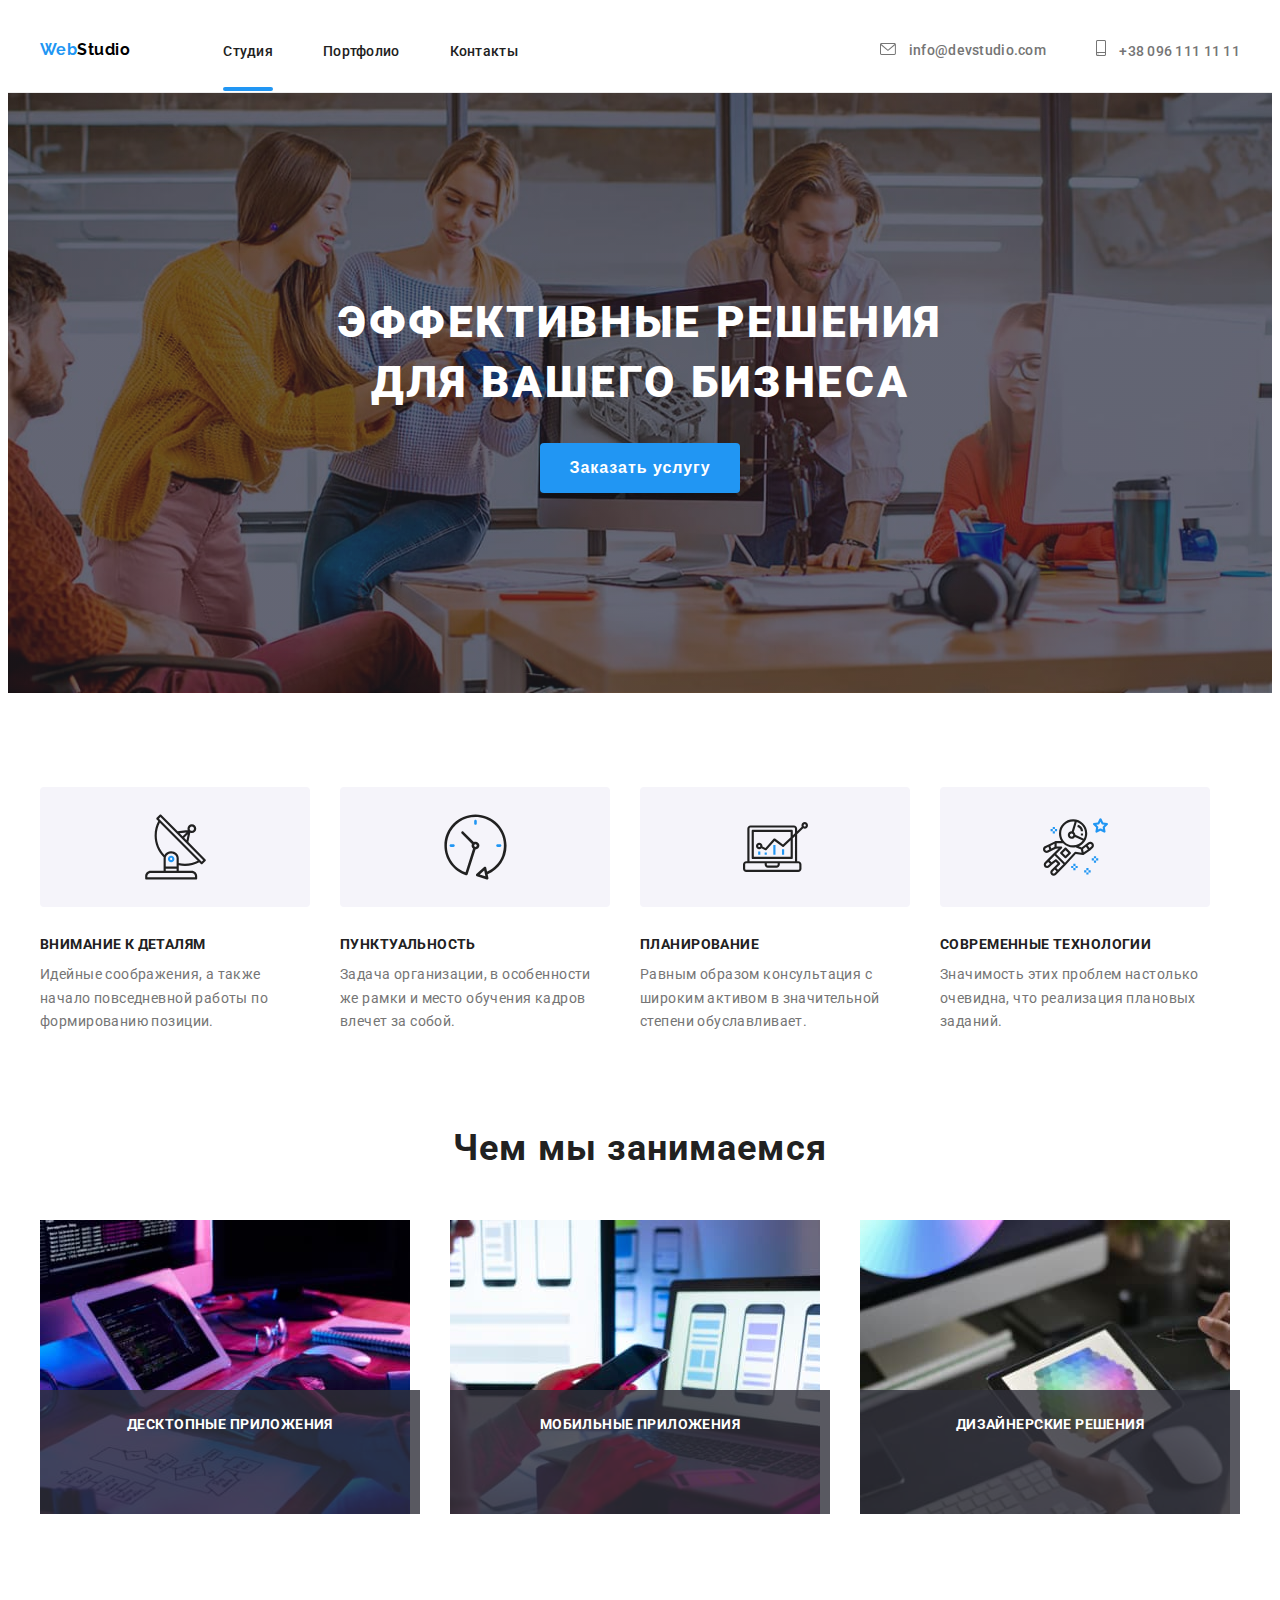
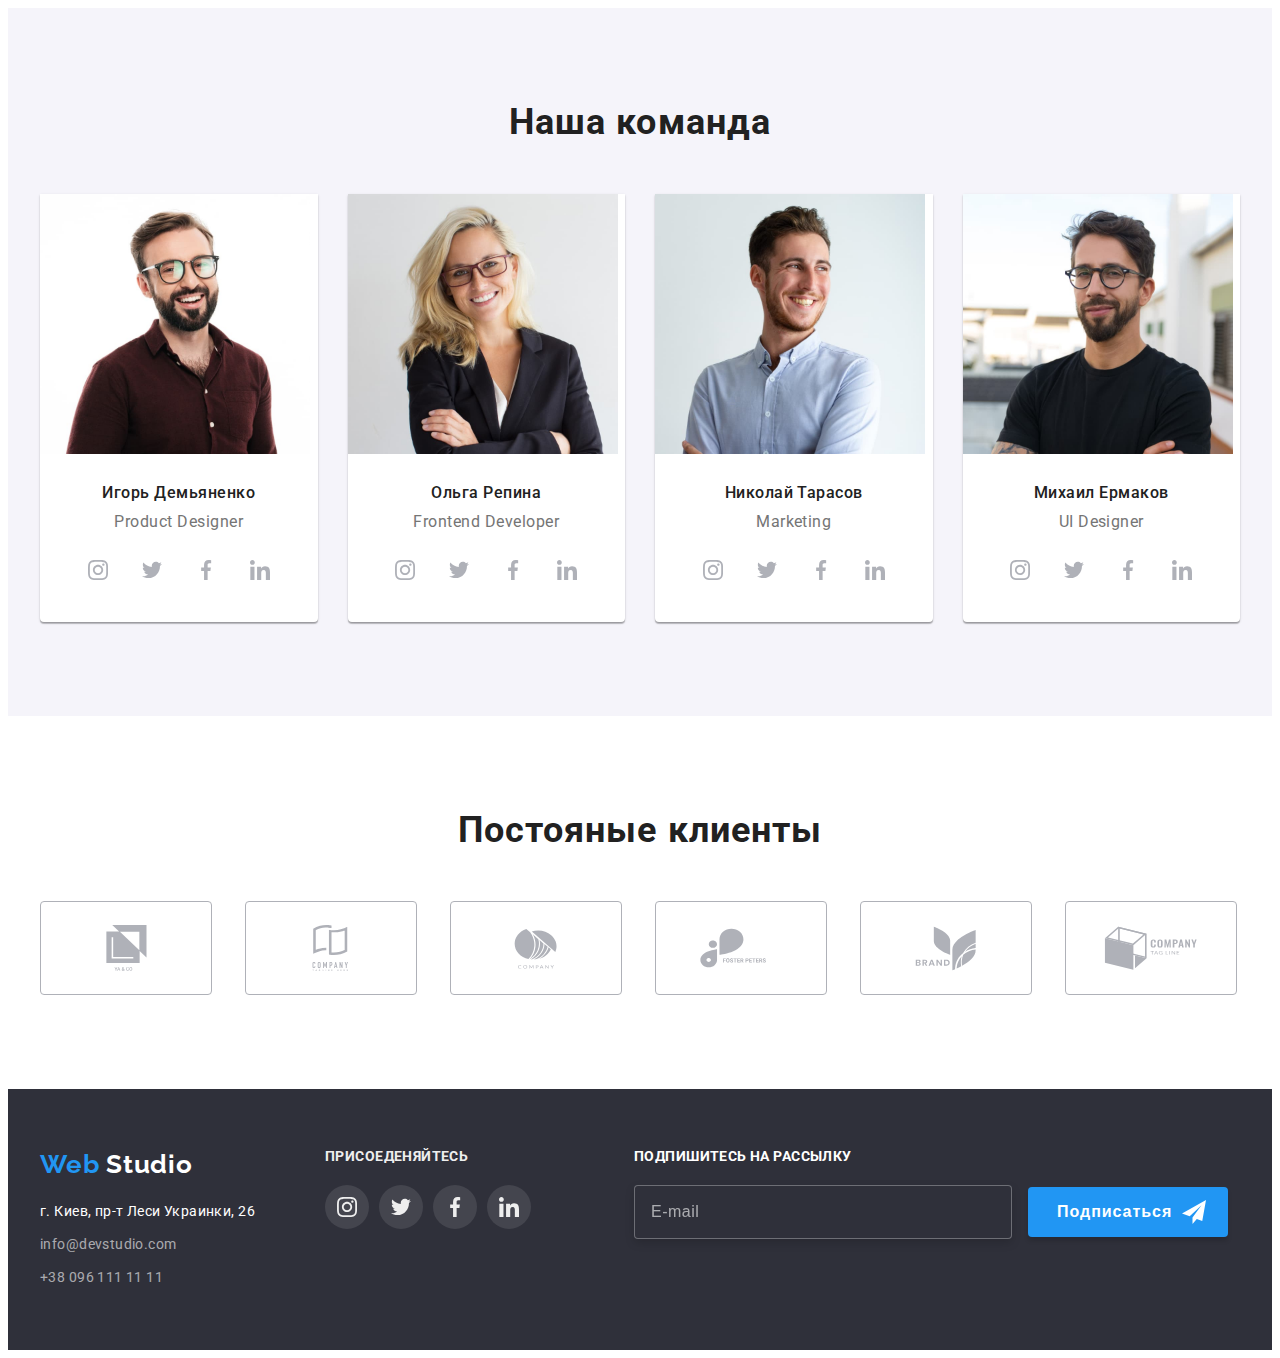
<file: index.html>
<!DOCTYPE html>
<html lang="en">
  <head>
    <meta charset="UTF-8" />
    <meta http-equiv="X-UA-Compatible" content="IE=edge" />
    <meta name="viewport" content="width=device-width, initial-scale=1.0" />
    <link
      rel="stylesheet"
      href="https://cdnjs.cloudflare.com/ajax/libs/modern-normalize/1.1.0/modern-normalize.min.css"
      integrity="sha512-wpPYUAdjBVSE4KJnH1VR1HeZfpl1ub8YT/NKx4PuQ5NmX2tKuGu6U/JRp5y+Y8XG2tV+wKQpNHVUX03MfMFn9Q=="
      crossorigin="anonymous"
      referrerpolicy="no-referrer"
    />
    <link rel="stylesheet" href="./css/main.min.css" />
    <link rel="preconnect" href="https://fonts.googleapis.com" />
    <link rel="preconnect" href="https://fonts.gstatic.com" crossorigin />
    <link
      href="https://fonts.googleapis.com/css2?family=Raleway:wght@700&family=Roboto:wght@400;500;700;900&display=swap"
      rel="stylesheet"
    />
    <title>Webstudio</title>
  </head>
  <body>
    <header class="header">
      <div class="container">
        <nav class="nav">
          <a href="./" class="logo link"
            ><span class="logo-color">Web</span>Studio</a
          >

          <ul class="nav-list">
            <li class="nav-item list">
              <a class="nav-link current link" href="">Студия</a>
            </li>
            <li class="nav-item list">
              <a class="nav-link link" href="./portfolio.html">Портфолио</a>
            </li>
            <li class="nav-item list">
              <a class="nav-link link" href="">Контакты</a>
            </li>
          </ul>
          <ul class="nav-contacts">
            <li class="nav-item list">
              <a class="nav-mail link" href="mailto:info@devstudio.com">
                <svg class="nav-icon" width="16" height="12">
                  <use href="./images/icons.svg#icon-mail"></use>
                </svg>
                info@devstudio.com</a
              >
            </li>
            <li class="nav-item list">
              <a class="nav-tel link" href="tel:+380961111111">
                <svg class="nav-icon" width="10" height="16">
                  <use href="./images/icons.svg#icon-smartphone-1"></use>
                </svg>
                +38 096 111 11 11</a
              >
            </li>
          </ul>
        </nav>
      </div>
    </header>
    <div class="hero-bacgraund">
      <section class="hero">
        <div class="container">
          <h1 class="hero-title">Эффективные решения для вашего бизнеса</h1>
          <button class="hero-btn" data-modal-open type="button">
            Заказать услугу
          </button>
        </div>
      </section>
    </div>
    <section class="advantage">
      <div class="container">
        <h2 class="advantage__title hidden-title">Наши преимущества</h2>

        <ul class="advantage__list">
          <li class="advantage__item">
            <div class="advantage__icon">
              <svg width="65" height="70">
                <use href="./images/icons.svg#icon-antenna"></use>
              </svg>
            </div>
            <h3 class="advantage__title">Внимание к деталям</h3>
            <p class="advantage__text text">
              Идейные соображения, а также начало повседневной работы по
              формированию позиции.
            </p>
          </li>
          <li class="advantage__item">
            <div class="advantage__icon">
              <svg width="65" height="70">
                <use href="./images/icons.svg#icon-clock"></use>
              </svg>
            </div>
            <h3 class="advantage__title">Пунктуальность</h3>
            <p class="advantage__text text">
              Задача организации, в особенности же рамки и место обучения кадров
              влечет за собой.
            </p>
          </li>
          <li class="advantage__item">
            <div class="advantage__icon">
              <svg width="65" height="70">
                <use href="./images/icons.svg#icon-diagram"></use>
              </svg>
            </div>
            <h3 class="advantage__title">Планирование</h3>
            <p class="advantage__text text">
              Равным образом консультация с широким активом в значительной
              степени обуславливает.
            </p>
          </li>
          <li class="advantage__item">
            <div class="advantage__icon">
              <svg width="65" height="70">
                <use href="./images/icons.svg#icon-astronaut"></use>
              </svg>
            </div>
            <h3 class="advantage__title">Современные технологии</h3>
            <p class="advantage__text text">
              Значимость этих проблем настолько очевидна, что реализация
              плановых заданий.
            </p>
          </li>
        </ul>
      </div>
    </section>
    <section class="about">
      <div class="container">
        <h2 class="about__title top-title">Чем мы занимаемся</h2>
        <ul class="about__list">
          <li class="about__item list">
            <div class="about__card">
              <img
                class="adout__img"
                src="./images/box1.jpg"
                alt="Десктопные приложения"
                width="370"
              />
              <p class="about__text">Десктопные приложения</p>
            </div>
          </li>

          <li class="about__item list">
            <div class="about__card">
              <img
                class="adout__img"
                src="./images/box2.jpg"
                alt="Мобильные приложения"
                width="370"
              />
              <p class="about__text">Мобильные приложения</p>
            </div>
          </li>

          <li class="about__item list">
            <div class="about__card">
              <img
                class="adout__img"
                src="./images/box3.jpg"
                alt="Дизайнерские решения"
                width="370"
              />
              <p class="about__text">Дизайнерские решения</p>
            </div>
          </li>
        </ul>
      </div>
    </section>
    <section class="team">
      <div class="container">
        <h2 class="team-top__title top-title">Наша команда</h2>
        <ul class="team__list">
          <li class="team__item list">
            <img
              src="./images/Участник1.jpg"
              alt="Product_Designer"
              width="270"
            />
            <div class="team-card__text">
              <h3 class="team__title">Игорь Демьяненко</h3>
              <p class="team__text">Product Designer</p>
            </div>
            <ul class="member-social-list list">
              <li class="member-social-item">
                <a class="member-social-link link" href="">
                  <svg class="member-social-icon" width="20" height="20">
                    <use href="./images/icons.svg#icon-instagram"></use>
                  </svg>
                </a>
              </li>
              <li class="member-social-item">
                <a class="member-social-link link" href="">
                  <svg class="member-social-icon" width="20" height="20">
                    <use href="./images/icons.svg#icon-twitter"></use>
                  </svg>
                </a>
              </li>
              <li class="member-social-item">
                <a class="member-social-link link" href="">
                  <svg class="member-social-icon" width="20" height="20">
                    <use href="./images/icons.svg#icon-facebook"></use>
                  </svg>
                </a>
              </li>
              <li class="member-social-item">
                <a class="member-social-link link" href="">
                  <svg class="member-social-icon" width="20" height="20">
                    <use href="./images/icons.svg#icon-linkedin"></use>
                  </svg>
                </a>
              </li>
            </ul>
          </li>
          <li class="team__item list">
            <img
              src="./images/Участник2.jpg"
              alt="Frontend_Developer"
              width="270"
            />
            <div class="team-card__text">
              <h3 class="team__title">Ольга Репина</h3>
              <p class="team__text">Frontend Developer</p>
            </div>
            <ul class="member-social-list list">
              <li class="member-social-item">
                <a class="member-social-link link" href="">
                  <svg class="member-social-icon" width="20" height="20">
                    <use href="./images/icons.svg#icon-instagram"></use>
                  </svg>
                </a>
              </li>
              <li class="member-social-item">
                <a class="member-social-link link" href="">
                  <svg class="member-social-icon" width="20" height="20">
                    <use href="./images/icons.svg#icon-twitter"></use>
                  </svg>
                </a>
              </li>
              <li class="member-social-item">
                <a class="member-social-link link" href="">
                  <svg class="member-social-icon" width="20" height="20">
                    <use href="./images/icons.svg#icon-facebook"></use>
                  </svg>
                </a>
              </li>
              <li class="member-social-item">
                <a class="member-social-link link" href="">
                  <svg class="member-social-icon" width="20" height="20">
                    <use href="./images/icons.svg#icon-linkedin"></use>
                  </svg>
                </a>
              </li>
            </ul>
          </li>
          <li class="team__item list">
            <img src="./images/Участник3.jpg" alt="Marketing" width="270" />
            <div class="team-card__text">
              <h3 class="team__title">Николай Тарасов</h3>
              <p class="team__text">Marketing</p>
            </div>
            <ul class="member-social-list list">
              <li class="member-social-item">
                <a class="member-social-link link" href="">
                  <svg class="member-social-icon" width="20" height="20">
                    <use href="./images/icons.svg#icon-instagram"></use>
                  </svg>
                </a>
              </li>
              <li class="member-social-item">
                <a class="member-social-link link" href="">
                  <svg class="member-social-icon" width="20" height="20">
                    <use href="./images/icons.svg#icon-twitter"></use>
                  </svg>
                </a>
              </li>
              <li class="member-social-item">
                <a class="member-social-link link" href="">
                  <svg class="member-social-icon" width="20" height="20">
                    <use href="./images/icons.svg#icon-facebook"></use>
                  </svg>
                </a>
              </li>
              <li class="member-social-item">
                <a class="member-social-link link" href="">
                  <svg class="member-social-icon" width="20" height="20">
                    <use href="./images/icons.svg#icon-linkedin"></use>
                  </svg>
                </a>
              </li>
            </ul>
          </li>
          <li class="team__item list">
            <img src="./images/Участник4.jpg" alt="UI_Designer" width="270" />
            <div class="team-card__text">
              <h3 class="team__title">Михаил Ермаков</h3>
              <p class="team__text">UI Designer</p>
            </div>
            <ul class="member-social-list list">
              <li class="member-social-item">
                <a class="member-social-link link" href="">
                  <svg class="member-social-icon" width="20" height="20">
                    <use href="./images/icons.svg#icon-instagram"></use>
                  </svg>
                </a>
              </li>
              <li class="member-social-item">
                <a class="member-social-link link" href="">
                  <svg class="member-social-icon" width="20" height="20">
                    <use href="./images/icons.svg#icon-twitter"></use>
                  </svg>
                </a>
              </li>
              <li class="member-social-item">
                <a class="member-social-link link" href="">
                  <svg class="member-social-icon" width="20" height="20">
                    <use href="./images/icons.svg#icon-facebook"></use>
                  </svg>
                </a>
              </li>
              <li class="member-social-item">
                <a class="member-social-link link" href="">
                  <svg class="member-social-icon" width="20" height="20">
                    <use href="./images/icons.svg#icon-linkedin"></use>
                  </svg>
                </a>
              </li>
            </ul>
          </li>
        </ul>
      </div>
    </section>
    <section class="regular">
      <div class="container">
        <h3 class="regular-title top-title">Постояные клиенты</h3>
        <ul class="regular-list list">
          <li class="regular-item">
            <a class="regular-link" href="">
              <svg class="regular-icon" width="41" height="46">
                <use href="./images/icons.svg#icon-group"></use>
              </svg>
            </a>
          </li>

          <li class="regular-item">
            <a class="regular-link" href="">
              <svg class="regular-icon" width="41" height="46">
                <use href="./images/icons.svg#icon-group-1"></use>
              </svg>
            </a>
          </li>

          <li class="regular-item">
            <a class="regular-link" href="">
              <svg class="regular-icon" width="43" height="41">
                <use href="./images/icons.svg#icon-group-2"></use>
              </svg>
            </a>
          </li>

          <li class="regular-item">
            <a class="regular-link" href="">
              <svg class="regular-icon" width="84" height="40">
                <use href="./images/icons.svg#icon-group-3"></use>
              </svg>
            </a>
          </li>

          <li class="regular-item">
            <a class="regular-link" href="">
              <svg class="regular-icon" width="62" height="45">
                <use href="./images/icons.svg#icon-group-4"></use>
              </svg>
            </a>
          </li>

          <li class="regular-item">
            <a class="regular-link" href="">
              <svg class="regular-icon" width="94" height="44">
                <use href="./images/icons.svg#icon-group-5"></use>
              </svg>
            </a>
          </li>
        </ul>
      </div>
    </section>

    <footer class="footer">
      <div class="container">
        <address>
          <a class="footer-logo link" href="./"
            ><span class="logo-color">Web</span> Studio</a
          >
          <ul class="footer-list">
            <li class="footer-item list">
              <a
                class="footer-address link text"
                href="https://goo.gl/maps/HmvD6N269BRCA3x39"
                target="_blank"
                >г. Киев, пр-т Леси Украинки, 26</a
              >
            </li>
            <li class="footer-item list">
              <a class="footer-link link text" href="mailto:info@devstudio.com"
                >info@devstudio.com</a
              >
            </li>
            <li class="footer-item list">
              <a class="footer-link link text" href="tel:+380961111111"
                >+38 096 111 11 11</a
              >
            </li>
          </ul>
        </address>

        <div class="footer-soc">
          <h3 class="footer-title">присоеденяйтесь</h3>
          <ul class="footer-soc-list list">
            <li class="footer-soc-item">
              <a class="footer-soc-link link" href="">
                <svg class="footer-social-icon" width="20" height="20">
                  <use href="./images/icons.svg#icon-instagram"></use>
                </svg>
              </a>
            </li>
            <li class="footer-soc-item">
              <a class="footer-soc-link link" href="">
                <svg class="footer-social-icon" width="20" height="20">
                  <use href="./images/icons.svg#icon-twitter"></use>
                </svg>
              </a>
            </li>
            <li class="footer-soc-item">
              <a class="footer-soc-link link" href="">
                <svg class="footer-social-icon" width="20" height="20">
                  <use href="./images/icons.svg#icon-facebook"></use>
                </svg>
              </a>
            </li>
            <li class="footer-soc-item">
              <a class="footer-soc-link link" href=""
                ><svg class="footer-social-icon" width="20" height="20">
                  <use href="./images/icons.svg#icon-linkedin"></use>
                </svg>
              </a>
            </li>
          </ul>
        </div>
        <form>
          <div class="footer-form-field">
            <p class="footer-subscribe">Подпишитесь на рассылку</p>

            <label for="user-email" class="footer-form-label"></label>

            <input
              type="email"
              class="footer-form-imput"
              name="user-email"
              required
              id="user-email"
              placeholder="E-mail"
            />
            <button type="submit" class="footer-form-btn">
              Подписаться
              <svg class="footer-form-icon" width="24" height="24">
                <use href="./images/icons.svg#icon-send"></use>
              </svg>
            </button>
          </div>
        </form>
      </div>

      <!----------------------------MODAL------------------------------------------------>
    </footer>
    <div class="backdrop is-hidden" data-modal>
      <div class="modal">
        <button type="button" class="modal-close-btn" data-modal-close>
          <svg class="close-icon" width="14" height="14">
            <use href="./images/icons.svg#icon-close-black"></use>
          </svg>
        </button>
        <p class="modal-title">Оставьте свои данные, мы вам перезвоним</p>

        <form>
          <div class="modal-field">
            <label for="user-name" class="modal-label">Имя</label>
            <div class="imput-wrap">
              <input
                type="text"
                class="modal-imput"
                name="user-name"
                required
                id="user-name"
              />
              <svg class="modal-icon" width="18" height="18">
                <use href="./images/icons.svg#icon-person-modal"></use>
              </svg>
            </div>
          </div>

          <div class="modal-field">
            <label for="user-tel" class="modal-label">Телефон</label>
            <div class="imput-wrap">
              <input
                type="tel"
                class="modal-imput"
                name="user-tel"
                required
                id="user-tel"
              />
              <svg class="modal-icon" width="18" height="18">
                <use href="./images/icons.svg#icon-phone-modal"></use>
              </svg>
            </div>
          </div>

          <div class="modal-field">
            <label for="user-email" class="modal-label">Почта</label>
            <div class="imput-wrap">
              <input
                type="email"
                class="modal-imput"
                name="user-email"
                required
                id="user-email"
              />
              <svg class="modal-icon" width="18" height="18">
                <use href="./images/icons.svg#icon-email-modal"></use>
              </svg>
            </div>
          </div>

          <div class="modal-field">
            <label for="user-text" class="user-text">Комментарий</label>
            <textarea
              class="modal-text"
              name="user-text"
              id="user-text"
              placeholder="Введите текст"
            ></textarea>
          </div>

          <div class="modal-field">
            <input
              class="checkbox-imput hidden-title"
              type="checkbox"
              name="privacy"
              value="true"
              id="privacy"
            />

            <label for="privacy" class="checkbox">
              Соглашаюсь с рассылкой и принимаю
              <a href="" class="modal-link">Условия договора</a>
            </label>
          </div>
          <div class="modal-btn">
            <button type="submit" class="modal-button">Отправить</button>
          </div>
        </form>
      </div>
    </div>
    <script src="./js/modal.js"></script>
  </body>
</html>
</file>
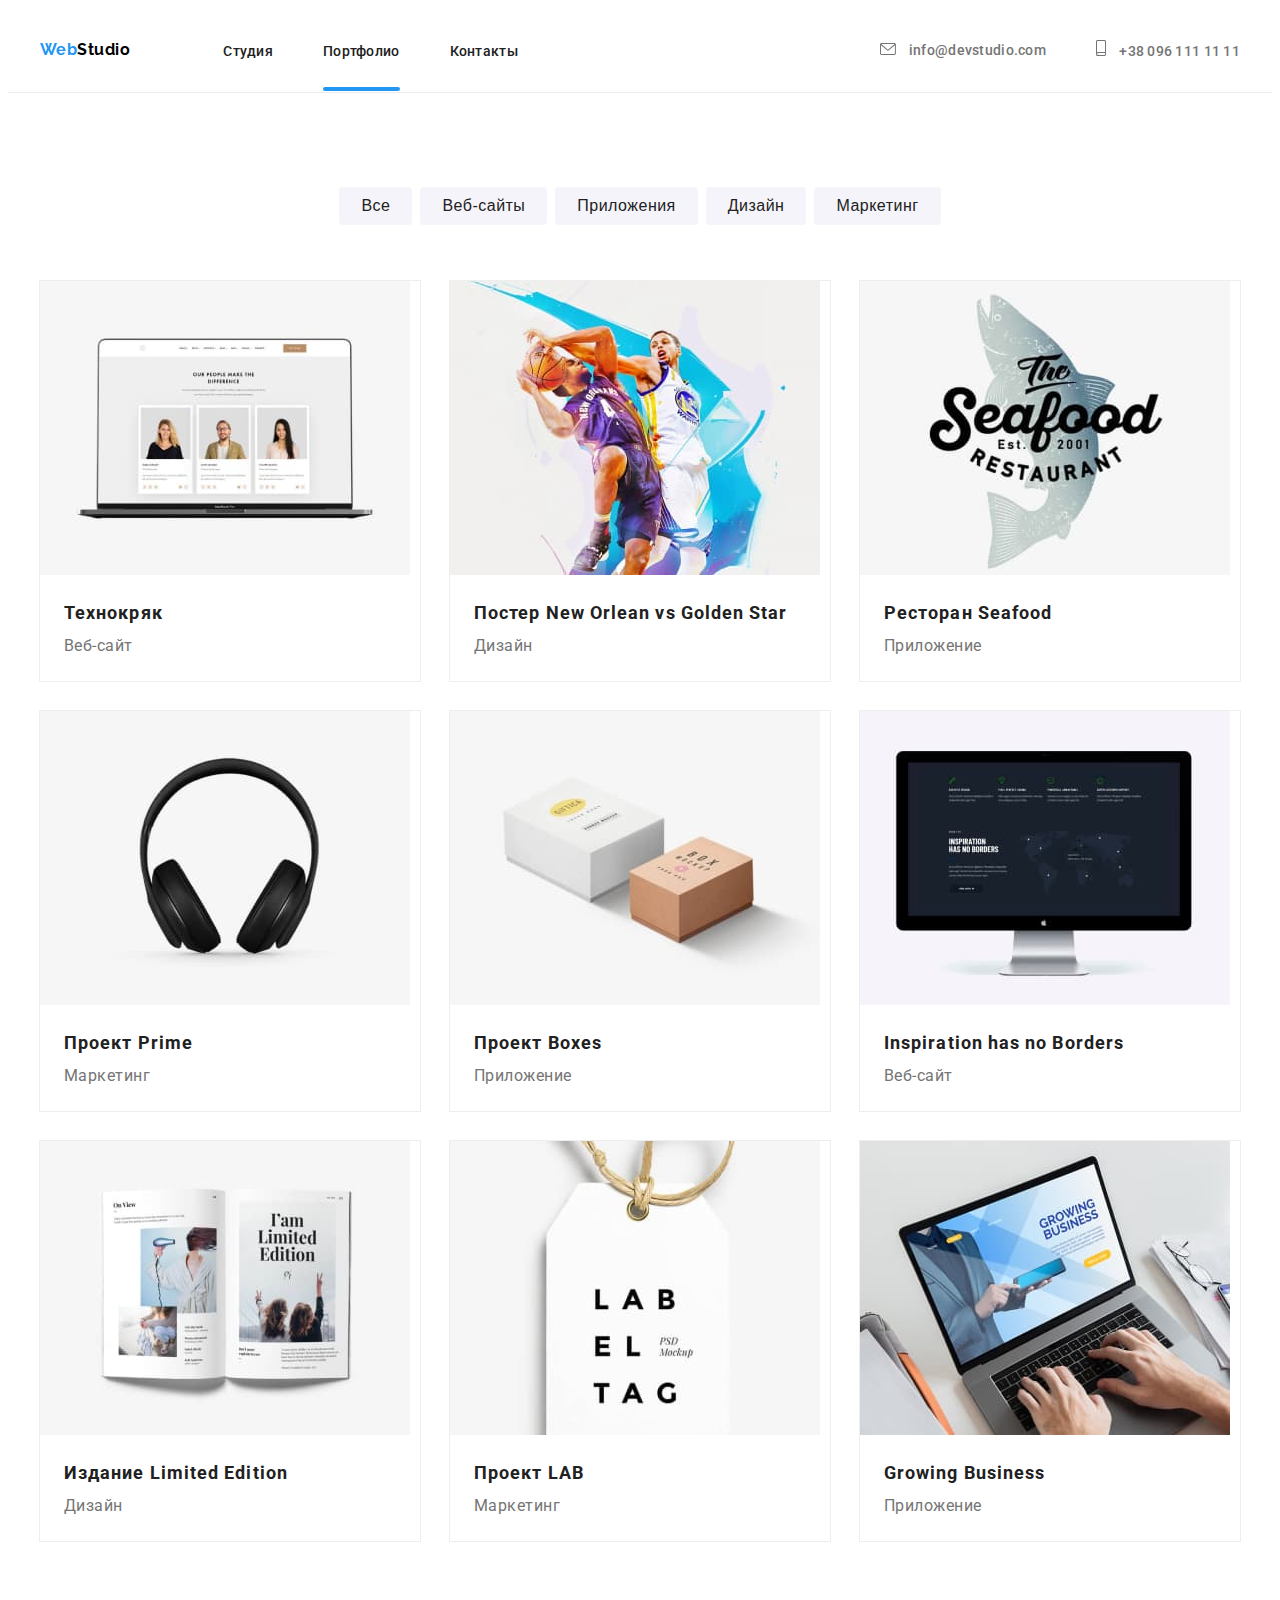
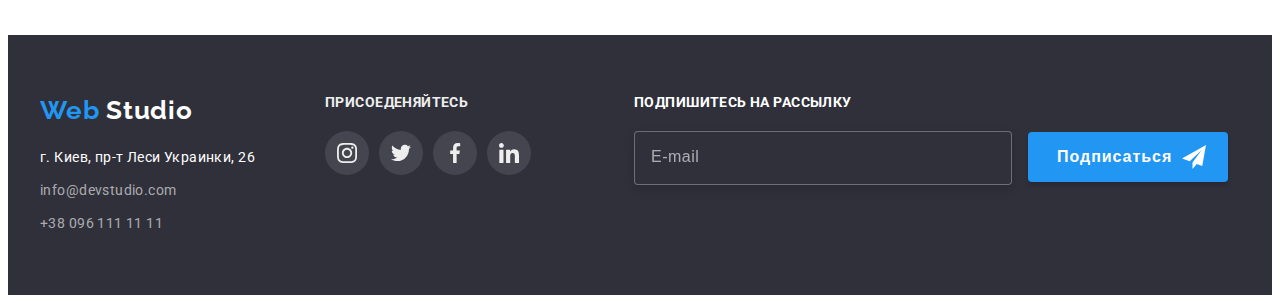
<file: portfolio.html>
<!DOCTYPE html>
<html lang="en">
  <head>
    <meta charset="UTF-8" />
    <meta http-equiv="X-UA-Compatible" content="IE=edge" />
    <meta name="viewport" content="width=device-width, initial-scale=1.0" />
    <link
      rel="stylesheet"
      href="https://cdnjs.cloudflare.com/ajax/libs/modern-normalize/1.1.0/modern-normalize.min.css"
      integrity="sha512-wpPYUAdjBVSE4KJnH1VR1HeZfpl1ub8YT/NKx4PuQ5NmX2tKuGu6U/JRp5y+Y8XG2tV+wKQpNHVUX03MfMFn9Q=="
      crossorigin="anonymous"
      referrerpolicy="no-referrer"
    />
    <link rel="stylesheet" href="./css/main.min.css" />
    <link rel="preconnect" href="https://fonts.googleapis.com" />
    <link rel="preconnect" href="https://fonts.gstatic.com" crossorigin />
    <link
      href="https://fonts.googleapis.com/css2?family=Raleway:wght@700&family=Roboto:wght@400;500;700;900&display=swap"
      rel="stylesheet"
    />
    <title>Webstudio</title>
  </head>
  <body>
    <header class="header">
      <div class="container">
        <nav class="nav">
          <a href="./" class="logo link"
            ><span class="logo-color">Web</span>Studio</a
          >

          <ul class="nav-list">
            <li class="nav-item list">
              <a class="nav-link link" href="./">Студия</a>
            </li>
            <li class="nav-item list">
              <a class="nav-link current link" href="./portfolio.html"
                >Портфолио</a
              >
            </li>
            <li class="nav-item list">
              <a class="nav-link link" href="">Контакты</a>
            </li>
          </ul>
          <ul class="nav-contacts">
            <li class="nav-item list">
              <a class="nav-mail link" href="mailto:info@devstudio.com">
                <svg class="nav-icon" width="16" height="12">
                  <use href="./images/icons.svg#icon-mail"></use>
                </svg>
                info@devstudio.com</a
              >
            </li>
            <li class="nav-item list">
              <a class="nav-tel link" href="tel:+380961111111">
                <svg class="nav-icon" width="10" height="16">
                  <use href="./images/icons.svg#icon-smartphone-1"></use>
                </svg>
                +38 096 111 11 11</a
              >
            </li>
          </ul>
        </nav>
      </div>
    </header>
    <section class="exemple">
      <div class="container">
        <h1 class="hidden-title">Наши приримеры</h1>
        <ul class="exemple-list-button">
          <li class="button-item list">
            <button type="button" class="button">Все</button>
          </li>
          <li class="button-item list">
            <button type="button" class="button">Веб-сайты</button>
          </li>
          <li class="button-item list">
            <button type="button" class="button">Приложения</button>
          </li>
          <li class="button-item list">
            <button type="button" class="button">Дизайн</button>
          </li>
          <li class="button-item list">
            <button type="button" class="button">Маркетинг</button>
          </li>
        </ul>

        <ul class="example-list">
          <li class="exemple-item list">
            <a
              class="exemple-img-link link"
              href=""
              target="_blank"
              rel="nnoopener nofollow noreferrer"
            >
              <div class="exemple-top-wrap">
                <img
                  src="./images/work_example_1.jpg"
                  alt="пример работы студии"
                  width="370"
                  height="294"
                />
                <p class="exemple-top-text">
                  Ресурс предлагает комплексные предложения с разным уровнем
                  функционала и сервисов. Все это позволит посетителю получить
                  исчерпывающие сведения компании или частном лице.
                </p>
              </div>
            </a>
            <div class="exemple-card-text">
              <a
                class="exemple-link link"
                href=""
                target="_blank"
                rel="nnoopener nofollow noreferrer"
              >
                <h2 class="exemple-title">Технокряк</h2></a
              >
              <p class="exemple-text">Веб-сайт</p>
            </div>
          </li>
          <li class="exemple-item list">
            <a
              class="exemple-img-link link"
              href=""
              target="_blank"
              rel="nnoopener nofollow noreferrer"
            >
              <div class="exemple-top-wrap">
                <img
                  src="./images/work_example_2.jpg"
                  alt="пример работы студии"
                  width="370"
                  height="294"
                />
                <p class="exemple-top-text">
                  Ресурс предлагает комплексные предложения с разным уровнем
                  функционала и сервисов. Все это позволит посетителю получить
                  исчерпывающие сведения компании или частном лице.
                </p>
              </div>
            </a>
            <div class="exemple-card-text">
              <a
                class="exemple-link link"
                href=""
                target="_blank"
                rel="nnoopener nofollow noreferrer"
              >
                <h2 class="exemple-title">
                  Постер New Orlean vs Golden Star
                </h2></a
              >
              <p class="exemple-text">Дизайн</p>
            </div>
          </li>
          <li class="exemple-item list">
            <a
              class="exemple-img-link link"
              href=""
              target="_blank"
              rel="nnoopener nofollow noreferrer"
            >
              <div class="exemple-top-wrap">
                <img
                  src="./images/work_example_3.jpg"
                  alt="пример работы студии"
                  width="370"
                  height="294"
                />
                <p class="exemple-top-text">
                  Ресурс предлагает комплексные предложения с разным уровнем
                  функционала и сервисов. Все это позволит посетителю получить
                  исчерпывающие сведения компании или частном лице.
                </p>
              </div>
            </a>
            <div class="exemple-card-text">
              <a
                class="exemple-link link"
                href=""
                target="_blank"
                rel="nnoopener nofollow noreferrer"
              >
                <h2 class="exemple-title">Ресторан Seafood</h2>
              </a>
              <p class="exemple-text">Приложение</p>
            </div>
          </li>
          <li class="exemple-item list">
            <a
              class="exemple-img-link link"
              href=""
              target="_blank"
              rel="nnoopener nofollow noreferrer"
            >
              <div class="exemple-top-wrap">
                <img
                  src="./images/work_example_4.jpg"
                  alt="пример работы студии"
                  width="370"
                  height="294"
                />
                <p class="exemple-top-text">
                  Ресурс предлагает комплексные предложения с разным уровнем
                  функционала и сервисов. Все это позволит посетителю получить
                  исчерпывающие сведения компании или частном лице.
                </p>
              </div>
            </a>
            <div class="exemple-card-text">
              <a
                class="exemple-link link"
                href=""
                target="_blank"
                rel="nnoopener nofollow noreferrer"
              >
                <h2 class="exemple-title">Проект Prime</h2></a
              >
              <p class="exemple-text">Маркетинг</p>
            </div>
          </li>
          <li class="exemple-item list">
            <a
              class="exemple-img-link link"
              href=""
              target="_blank"
              rel="nnoopener nofollow noreferrer"
            >
              <div class="exemple-top-wrap">
                <img
                  src="./images/work_example_5.jpg"
                  alt="пример работы студии"
                  width="370"
                  height="294"
                />
                <p class="exemple-top-text">
                  Ресурс предлагает комплексные предложения с разным уровнем
                  функционала и сервисов. Все это позволит посетителю получить
                  исчерпывающие сведения компании или частном лице.
                </p>
              </div>
            </a>
            <div class="exemple-card-text">
              <a
                class="exemple-link link"
                href=""
                target="_blank"
                rel="nnoopener nofollow noreferrer"
              >
                <h2 class="exemple-title">Проект Boxes</h2></a
              >
              <p class="exemple-text">Приложение</p>
            </div>
          </li>
          <li class="exemple-item list">
            <a
              class="exemple-img-link link"
              href=""
              target="_blank"
              rel="nnoopener nofollow noreferrer"
            >
              <div class="exemple-top-wrap">
                <img
                  src="./images/work_example_6.jpg"
                  alt="пример работы студии"
                  width="370"
                  height="294"
                />
                <p class="exemple-top-text">
                  Ресурс предлагает комплексные предложения с разным уровнем
                  функционала и сервисов. Все это позволит посетителю получить
                  исчерпывающие сведения компании или частном лице.
                </p>
              </div>
            </a>
            <div class="exemple-card-text">
              <a
                class="exemple-link link"
                href=""
                target="_blank"
                rel="nnoopener nofollow noreferrer"
              >
                <h2 class="exemple-title">Inspiration has no Borders</h2></a
              >
              <p class="exemple-text">Веб-сайт</p>
            </div>
          </li>
          <li class="exemple-item list">
            <a
              class="exemple-img-link link"
              href=""
              target="_blank"
              rel="nnoopener nofollow noreferrer"
            >
              <div class="exemple-top-wrap">
                <img
                  src="./images/work_example_7.jpg"
                  alt="пример работы студии"
                  width="370"
                  height="294"
                />
                <p class="exemple-top-text">
                  Ресурс предлагает комплексные предложения с разным уровнем
                  функционала и сервисов. Все это позволит посетителю получить
                  исчерпывающие сведения компании или частном лице.
                </p>
              </div>
            </a>
            <div class="exemple-card-text">
              <a
                class="exemple-link link"
                href=""
                target="_blank"
                rel="nnoopener nofollow noreferrer"
              >
                <h2 class="exemple-title">Издание Limited Edition</h2></a
              >
              <p class="exemple-text">Дизайн</p>
            </div>
          </li>
          <li class="exemple-item list">
            <a
              class="exemple-img-link link"
              href=""
              target="_blank"
              rel="nnoopener nofollow noreferrer"
            >
              <div class="exemple-top-wrap">
                <img
                  src="./images/work_example_8.jpg"
                  alt="пример работы студии"
                  width="370"
                  height="294"
                />
                <p class="exemple-top-text">
                  Ресурс предлагает комплексные предложения с разным уровнем
                  функционала и сервисов. Все это позволит посетителю получить
                  исчерпывающие сведения компании или частном лице.
                </p>
              </div>
            </a>
            <div class="exemple-card-text">
              <a
                class="exemple-link link"
                href=""
                target="_blank"
                rel="nnoopener nofollow noreferrer"
              >
                <h2 class="exemple-title">Проект LAB</h2></a
              >
              <p class="exemple-text">Маркетинг</p>
            </div>
          </li>
          <li class="exemple-item list">
            <a
              class="exemple-img-link link"
              href=""
              target="_blank"
              rel="nnoopener nofollow noreferrer"
            >
              <div class="exemple-top-wrap">
                <img
                  src="./images/work_example_9.jpg"
                  alt="пример работы студии"
                  width="370"
                  height="294"
                />
                <p class="exemple-top-text">
                  Ресурс предлагает комплексные предложения с разным уровнем
                  функционала и сервисов. Все это позволит посетителю получить
                  исчерпывающие сведения компании или частном лице.
                </p>
              </div>
            </a>
            <div class="exemple-card-text">
              <a
                class="exemple-link link"
                href=""
                target="_blank"
                rel="nnoopener nofollow noreferrer"
              >
                <h2 class="exemple-title">Growing Business</h2></a
              >
              <p class="exemple-text">Приложение</p>
            </div>
          </li>
        </ul>
      </div>
    </section>

    <footer class="footer">
      <div class="container">
        <address>
          <a class="footer-logo link" href="./"
            ><span class="logo-color">Web</span> Studio</a
          >
          <ul class="footer-list">
            <li class="footer-item list">
              <a
                class="footer-address link text"
                href="https://goo.gl/maps/HmvD6N269BRCA3x39"
                target="_blank"
                >г. Киев, пр-т Леси Украинки, 26</a
              >
            </li>
            <li class="footer-item list">
              <a class="footer-link link text" href="mailto:info@devstudio.com"
                >info@devstudio.com</a
              >
            </li>
            <li class="footer-item list">
              <a class="footer-link link text" href="tel:+380961111111"
                >+38 096 111 11 11</a
              >
            </li>
          </ul>
        </address>

        <div class="footer-soc">
          <h3 class="footer-title">присоеденяйтесь</h3>
          <ul class="footer-soc-list list">
            <li class="footer-soc-item">
              <a class="footer-soc-link link" href="">
                <svg class="footer-social-icon" width="20" height="20">
                  <use href="./images/icons.svg#icon-instagram"></use>
                </svg>
              </a>
            </li>
            <li class="footer-soc-item">
              <a class="footer-soc-link link" href="">
                <svg class="footer-social-icon" width="20" height="20">
                  <use href="./images/icons.svg#icon-twitter"></use>
                </svg>
              </a>
            </li>
            <li class="footer-soc-item">
              <a class="footer-soc-link link" href="">
                <svg class="footer-social-icon" width="20" height="20">
                  <use href="./images/icons.svg#icon-facebook"></use>
                </svg>
              </a>
            </li>
            <li class="footer-soc-item">
              <a class="footer-soc-link link" href=""
                ><svg class="footer-social-icon" width="20" height="20">
                  <use href="./images/icons.svg#icon-linkedin"></use>
                </svg>
              </a>
            </li>
          </ul>
        </div>
        <form>
          <div class="footer-form-field">
            <p class="footer-subscribe">Подпишитесь на рассылку</p>

            <label for="user-email" class="footer-form-label"></label>

            <input
              type="email"
              class="footer-form-imput"
              name="user-email"
              required
              id="user-email"
              placeholder="E-mail"
            />
            <button type="submit" class="footer-form-btn">
              Подписаться
              <svg class="footer-form-icon" width="24" height="24">
                <use href="./images/icons.svg#icon-send"></use>
              </svg>
            </button>
          </div>
        </form>
      </div>

      <!----------------------------MODAL------------------------------------------------>
    </footer>
  </body>
</html>
</file>
<file: css/main.min.css>
:root{--title-color: #212121;--main-text-color: #757575;--second-text-color: #212121;--accent-color: #2196F3;--white-color: #FFFFFF;--black-color: #000000}body{font-family:"Roboto",sans-serif;font-weight:400;color:var(--main-text-color)}.text{font-size:14px;line-height:1.71;letter-spacing:.03em}.container{width:1200px;margin:0 auto;padding-left:15px;padding-right:15px}.logo{font-family:"Raleway";font-weight:700;font-size:26;line-height:1.19;letter-spacing:.03em;color:var(--black-color)}.logo-color{color:var(--accent-color)}.header{border-bottom:1px solid #ececec}.button{font-weight:500;font-size:16px;line-height:1.62;letter-spacing:.03em;text-align:center;color:#212121;background:#f5f4fa;border-radius:4px;border:0;height:38px;padding-left:22px;padding-right:22px;cursor:pointer}.button{transition:color 250ms cubic-bezier(0.4, 0, 0.2, 1);transition:background-color 250ms cubic-bezier(0.4, 0, 0.2, 1)}.button:hover,.button:focus{color:var(--white-color);background-color:var(--accent-color)}.checkbox{font-weight:400;font-size:14px;line-height:1.71;letter-spacing:.03em;color:#757575;display:flex;align-items:center;cursor:pointer;margin-bottom:30px}.checkbox::before{content:"";width:16px;height:15px;border:2px solid #212121;border-radius:3px;background-image:url();margin-right:7px}.checkbox-imput:checked+.checkbox::before{background-color:#2196f3;background-image:url(../images/icon\ check.svg);border:none;background-repeat:no-repeat;background-position:center}.checkbox-imput:focus+.checkbox::before{border:2px solid var(--accent-color)}.hidden-title{position:absolute;white-space:nowrap;width:1px;height:1px;overflow:hidden;border:0;padding:0;clip:rect(0 0 0 0);clip-path:inset(50%);margin:-1px}.top-title{font-weight:700;font-size:36px;line-height:1.16;letter-spacing:.03em;text-align:center;color:var(--second-text-color)}.modal{position:absolute;width:528px;height:581px;background-color:#fff;box-shadow:0px 1px 3px rgba(0,0,0,.12),0px 1px 1px rgba(0,0,0,.14),0px 2px 1px rgba(0,0,0,.2);border-radius:4px;top:50%;left:50%;transform:translate(-50%, -50%) scale(1);transition:transform 350ms;padding:40px}.backdrop.is-hidden .modal{transform:translate(-50%, -50%) scale(0)}.backdrop{position:fixed;top:0;width:100%;height:100%;background-color:rgba(0,0,0,.2);transition:opacity 300ms,visibility 300ms}.is-hidden{visibility:hidden;opacity:0;pointer-events:none}.no-scroll{overflow:hidden}.modal-title{font-weight:700;font-size:20px;line-height:1.15;letter-spacing:.03em;text-align:center;color:#212121;margin-bottom:12px}.modal-field:nth-child(-n+3){margin-bottom:10px}.modal-imput{width:448px;height:40px;border:1px solid rgba(33,33,33,.2);border-radius:4px;padding-left:42px;outline:none;cursor:pointer}.modal-imput:focus{border-color:var(--accent-color)}.modal-imput:focus+.modal-icon{fill:var(--accent-color)}.imput-wrap{position:relative}.modal-icon{position:absolute;left:15px;top:50%;transform:translateY(-50%)}.modal-label{font-weight:400;font-size:12px;line-height:1.16;letter-spacing:.01em;margin-bottom:4px;display:block}.modal-text{font-weight:400;font-size:12px;line-height:1.16;letter-spacing:.01em;width:448px;height:120px;border:1px solid rgba(33,33,33,.2);border-radius:4px;resize:none;margin-bottom:20px;padding:12px 16px;outline:none;cursor:pointer}.modal-text:focus{border-color:var(--accent-color)}.modal-text:focus{border-color:var(--accent-color)}.modal-text::placeholder{font-weight:400;font-size:12px;line-height:1.16;letter-spacing:.01em;color:rgba(117,117,117,.5)}.user-text{font-weight:400;font-size:12px;line-height:1.16;letter-spacing:.01em;display:block;margin-bottom:4px}.modal-link{color:var(--accent-color)}.modal-btn{display:flex;justify-content:center}.modal-button{font-weight:700;font-size:16px;line-height:1.88;letter-spacing:.06em;width:200px;height:50px;background:#2196f3;box-shadow:0px 4px 4px rgba(0,0,0,.15);border-radius:4px;border:none;text-align:center;color:#fff;cursor:pointer}.modal-close-btn{display:flex;position:absolute;top:8px;right:8px;width:30px;height:30px;background-color:#fff;border:1px solid rgba(0,0,0,.1);border-radius:50%;cursor:pointer;justify-content:center;align-items:center;fill:#000;transition:fill 250ms cubic-bezier(0.4, 0, 0.2, 1)}.modal-close-btn:hover,.modal-close-btn:focus{fill:var(--accent-color)}p,h1,h2,h3,h4,h5,h6{margin:0}ul,ol{margin:0;padding-left:0}img{display:block}.link{text-decoration:none}.list{list-style:none}.nav-list{display:flex}.nav-contacts{display:flex;margin-left:auto}.header .nav{display:flex;align-items:center}.nav-link{font-weight:500;font-size:14px;line-height:1.14;letter-spacing:.02em;color:var(--second-text-color);position:relative;transition:color 250ms cubic-bezier(0.4, 0, 0.2, 1)}.nav-link:hover,.nav-link:focus{color:var(--accent-color)}.nav-link.current::after{position:absolute;content:"";width:100%;height:4px;border-radius:2px;background-color:var(--accent-color);left:0;bottom:-32px}.nav-mail{font-weight:500;font-size:14px;line-height:1.14;letter-spacing:.02em;color:var(--main-text-color);transition:color 250ms cubic-bezier(0.4, 0, 0.2, 1)}.nav-mail:hover,.nav-mail:focus{color:var(--accent-color)}.nav-tel{font-weight:500;font-size:14px;line-height:1.14;letter-spacing:.02em;color:var(--main-text-color);transition:color 250ms cubic-bezier(0.4, 0, 0.2, 1)}.nav-tel:hover,.nav-tel:focus{color:var(--accent-color)}.nav-icon{margin-right:10px;cursor:pointer}.logo{padding-top:25px;padding-bottom:25px;margin-right:93px}.nav-item:not(:last-child){margin-right:50px}.nav-list,.nav-contacts{padding-top:32px;padding-bottom:32px}.nav-icon{fill:currentColor;margin-right:10px}.nav-icon:hover{fill:var(--accent-color);transition:fill 250ms cubic-bezier(0.4, 0, 0.2, 1)}.hero-bacgraund{background:#2f303a;background-image:linear-gradient(rgba(47, 48, 58, 0.4), rgba(47, 48, 58, 0.4)),url(../images/hero-bg.jpg);background-repeat:no-repeat;background-position:center;background-size:cover;max-width:1600px;margin:0 auto;padding-top:200px;padding-bottom:200px}.hero{text-align:center}.hero-title{font-weight:900;font-size:44px;line-height:1.36;letter-spacing:.06em;text-transform:uppercase;color:var(--white-color);margin-bottom:30px}.hero-btn{font-weight:700;font-size:16px;line-height:1.88;letter-spacing:.06em;border:none;text-align:center;cursor:pointer;color:#fff;background:#2196f3;box-shadow:0px 4px 4px rgba(0,0,0,.15);border-radius:4px;min-width:200px;height:50px}.hero-title{width:690px;margin:auto;margin-bottom:30px}.advantage{padding-top:94px;padding-bottom:94px}.advantage__list{list-style:none;display:flex}.advantage__item:not(:last-child){margin-right:30px}.advantage__title{font-weight:700;font-size:14px;line-height:1.14;letter-spacing:.03em;text-transform:uppercase;color:var(--title-color);margin-bottom:10px}.advantage__text{color:#757575;width:270px}.advantage__icon{width:270px;height:120px;background-color:#f5f4fa;margin-bottom:30px;display:flex;align-items:center;justify-content:center;border-radius:4px}.about{padding-bottom:94px}.about__title{margin-bottom:50px}.about__list{display:flex;margin-left:-30px}.about__item{flex-basis:calc(33.3333333333% - 30px);margin-left:30px}.about__card{position:relative}.about__text{position:absolute;font-weight:700;font-size:14px;line-height:1.14;letter-spacing:.03em;text-transform:uppercase;color:#fff;background-color:rgba(47,48,58,.8);width:100%;height:70px;text-align:center;padding-top:27px;padding-bottom:27px;bottom:0}.team{background:#f5f4fa;padding-top:94px;padding-bottom:94px}.team-top__title{margin-bottom:50px}.team__title{font-weight:500;font-size:16px;line-height:1.18;letter-spacing:.03em;text-align:center;color:var(--second-text-color)}.team__text{font-size:16px;line-height:1.18;letter-spacing:.03em;text-align:center;color:var(--main-text-color);margin-top:10px}.team__item{background:#fff;box-shadow:0px 1px 3px rgba(0,0,0,.12),0px 1px 1px rgba(0,0,0,.14),0px 2px 1px rgba(0,0,0,.2);border-radius:0px 0px 4px 4px}.team__list{display:flex;margin-left:-30px}.team__item{flex-basis:calc(25% - 30px);margin-left:30px}.team-card__text{padding-top:30px;margin-bottom:16px}.member-social-list{display:flex;justify-content:center;padding-bottom:30px}.member-social-item{width:44px;height:44px;margin-right:10px}.member-social-item:last-child{margin-right:0}.member-social-link{width:100%;height:100%;border-radius:50%;display:flex;align-items:center;justify-content:center;fill:#afb1b8;transition:background-color 250ms cubic-bezier(0.4, 0, 0.2, 1)}.member-social-link:hover,.member-social-link:focus{background-color:var(--accent-color);fill:#fff}.member-social-icon{transition:fill 250ms cubic-bezier(0.4, 0, 0.2, 1)}.team{background:#f5f4fa;padding-top:94px;padding-bottom:94px}.team-top__title{margin-bottom:50px}.team__title{font-weight:500;font-size:16px;line-height:1.18;letter-spacing:.03em;text-align:center;color:var(--second-text-color)}.team__text{font-size:16px;line-height:1.18;letter-spacing:.03em;text-align:center;color:var(--main-text-color);margin-top:10px}.team__item{background:#fff;box-shadow:0px 1px 3px rgba(0,0,0,.12),0px 1px 1px rgba(0,0,0,.14),0px 2px 1px rgba(0,0,0,.2);border-radius:0px 0px 4px 4px}.team__list{display:flex;margin-left:-30px}.team__item{flex-basis:calc(25% - 30px);margin-left:30px}.team-card__text{padding-top:30px;margin-bottom:16px}.regular{padding-top:94px;padding-bottom:94px}.regular-title{margin-bottom:50px}.regular-list{display:flex;margin-left:-30px}.regular-item{flex-basis:calc(16.6666666667% - 30px);margin-left:30px}.regular-link{width:170px;height:92px;border-radius:4px;border:1px solid #afb1b8;display:flex;align-items:center;justify-content:center;cursor:pointer;fill:#afb1b8;transition:border 250ms cubic-bezier(0.4, 0, 0.2, 1)}.regular-link:hover,.regular-link:focus{border:1px solid #2196f3;fill:#2196f3}.regular-icon{transition:fill 250ms cubic-bezier(0.4, 0, 0.2, 1)}.footer{background:#2f303a;padding-top:60px;padding-bottom:60px}.footer-logo{font-family:"Raleway";font-style:normal;font-weight:700;font-size:26px;line-height:1.19;letter-spacing:.03em;color:#fff;display:inline-block;margin-bottom:20px}.footer-address{font-style:normal;color:var(--white-color);transition:color 250ms cubic-bezier(0.4, 0, 0.2, 1)}.footer-address:hover,.footer-address:focus{color:var(--accent-color)}.footer-link{font-style:normal;color:rgba(255,255,255,.6);transition:color 250ms cubic-bezier(0.4, 0, 0.2, 1)}.footer-link:hover,.footer-link:focus{color:var(--accent-color)}.footer-item:not(:last-child){margin-bottom:9px}.footer-title{font-weight:700;font-size:14px;line-height:1.14;letter-spacing:.03em;text-transform:uppercase;color:#eee;margin-bottom:20px}.footer-soc-item{width:44px;height:44px;margin-right:10px}.footer-soc{margin-left:70px}.footer-soc-list{display:flex}.footer-soc-link{width:100%;height:100%;border-radius:50%;display:flex;align-items:center;justify-content:center;fill:#afb1b8;background-color:rgba(255,255,255,.1)}.footer-soc-link:hover,.footer-soc-link:focus{background-color:var(--accent-color);background-color:var(--accent-color)}.footer-soc-link{transition:background-color 250ms cubic-bezier(0.4, 0, 0.2, 1)}.footer-social-icon{fill:#eee}.footer .container{display:flex}.footer-form-imput{width:358px;height:50px;border:1px solid rgba(255,255,255,.3);filter:drop-shadow(0px 4px 4px rgba(0, 0, 0, 0.15));border-radius:4px;outline:none;padding-left:16px;background-color:#2f303a;color:#fff}.footer-form-imput::placeholder{font-weight:400;font-size:16px;line-height:1.25;letter-spacing:.03em;color:rgba(255,255,255,.6)}.footer-imput-wrap{display:flex}.footer-form-field{align-items:center;margin-left:93px}.footer-subscribe{font-weight:700;font-size:14px;line-height:1.14;letter-spacing:.03em;text-transform:uppercase;color:#fff;margin-bottom:20px}.footer-form-btn{width:200px;height:50px;background:#2196f3;box-shadow:0px 4px 4px rgba(0,0,0,.15);border-radius:4px;font-weight:700;font-size:16px;line-height:1.88;letter-spacing:.06em;color:#fff;margin-left:12px;border:none;position:relative;text-align:left;padding-left:29px;cursor:pointer}.footer-form-icon{fill:#fff;margin-left:10px;position:absolute;top:50%;transform:translateY(-50%)}.exemple{padding-top:94px;padding-bottom:94px}.exemple-title{font-weight:700;font-size:18px;line-height:2;letter-spacing:.06em;color:var(--title-color)}.exemple-text{font-size:16px;line-height:1.87;letter-spacing:.03em;color:var(--main-text-color)}.exemple-list-button{display:flex;justify-content:center}.button-item:not(:last-child){margin-right:8px}.example-list{display:flex;flex-wrap:wrap;margin-right:-30px;margin-bottom:-30px}.exemple-item{flex-basis:calc(33.3333333333% - 30px);margin-right:30px;margin-bottom:30px;outline:1px solid #eee}.exemple-item:hover,.exemple-item:focus{box-shadow:0px 1px 1px rgba(0,0,0,.12),0px 4px 4px rgba(0,0,0,.06),1px 4px 6px rgba(0,0,0,.16)}.exemple-item{transition:box-shadow 250ms cubic-bezier(0.4, 0, 0.2, 1)}.example-list{margin-top:56px}.exemple-title{border:1px #eee}.exemple-card-text{padding:20px 24px}.exemple-top-wrap{position:relative;overflow:hidden;padding:0;margin:0}.exemple-card-text{overflow:hidden}.exemple-top-text{position:absolute;color:#fff;background-color:rgba(33,150,243,.9);top:0;height:100%;font-weight:400;font-size:18px;line-height:1.56;letter-spacing:.03em;padding:63px 24px;transform:translateY(110%);transition:transform 250ms cubic-bezier(0.4, 0, 0.2, 1)}.exemple-item:hover .exemple-top-text{transform:translate(0);transition:transform 250ms cubic-bezier(0.4, 0, 0.2, 1)}/*# sourceMappingURL=main.min.css.map */
</file>
